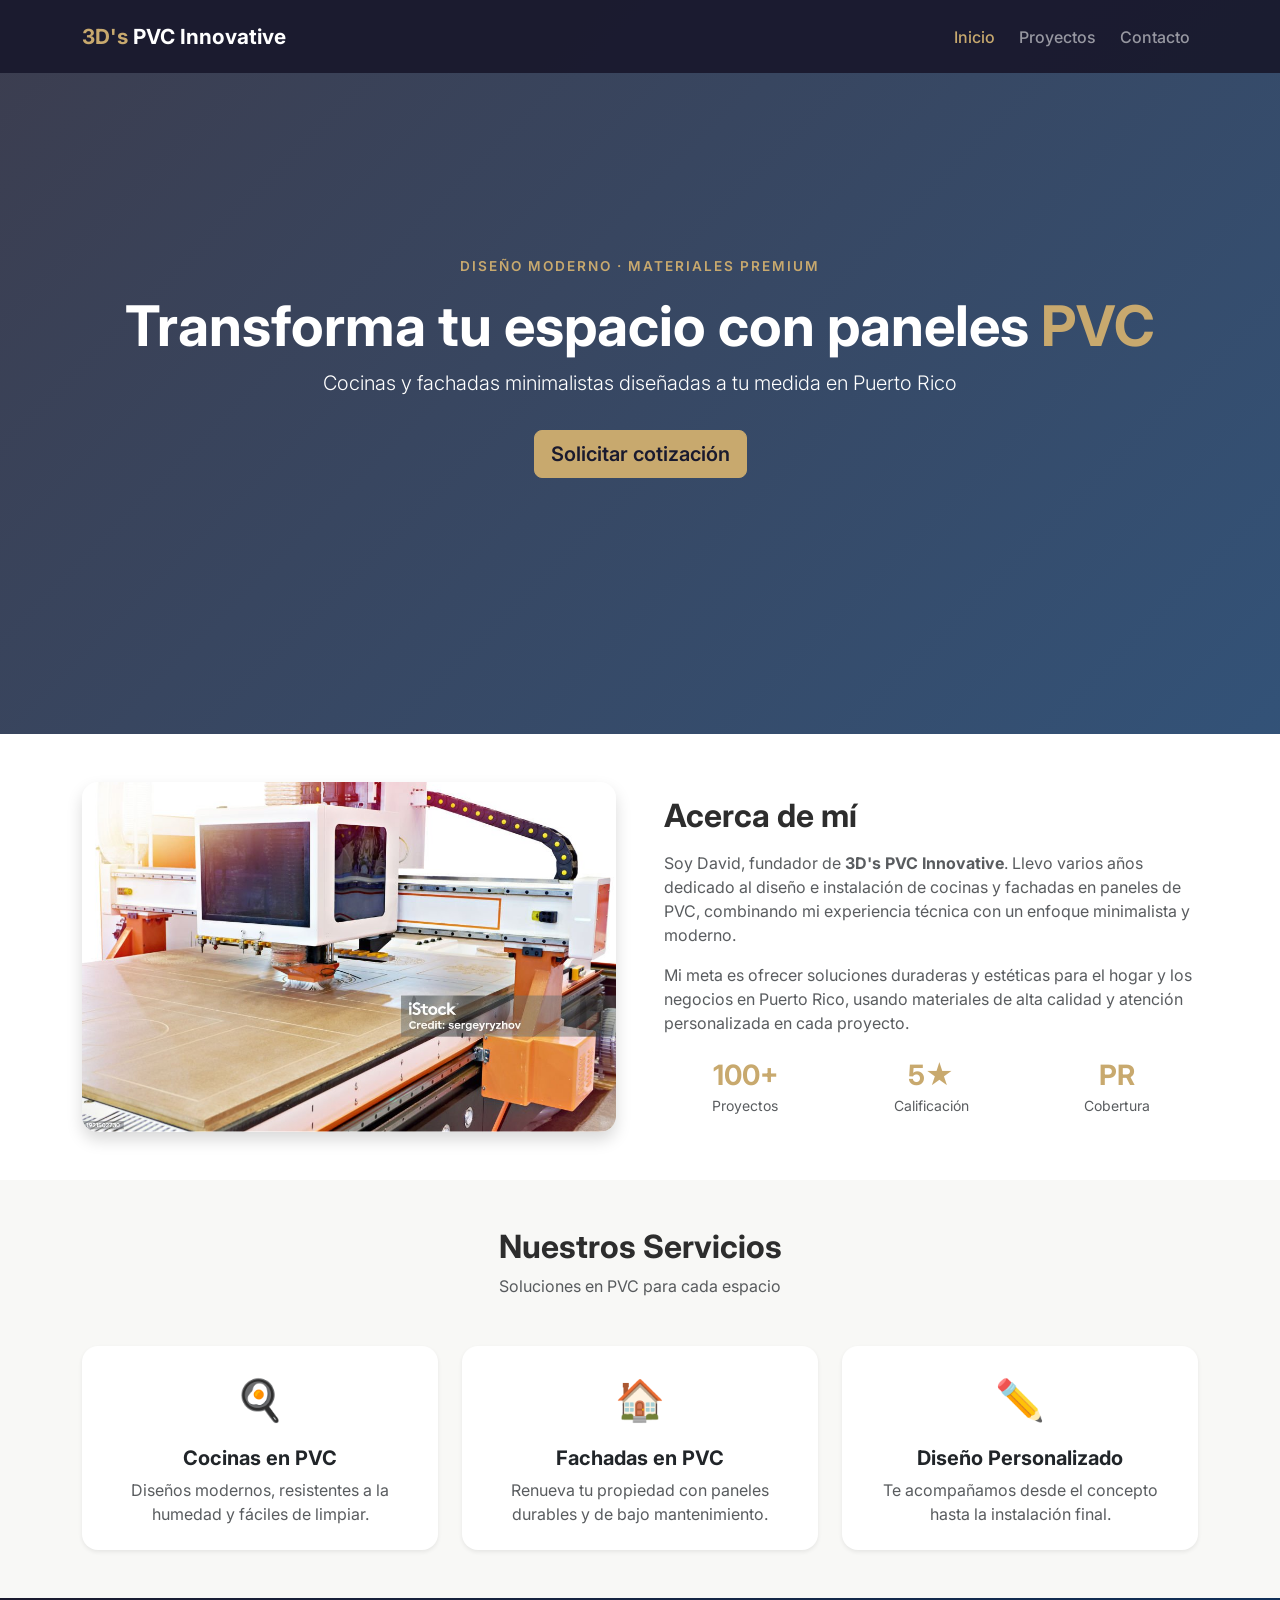
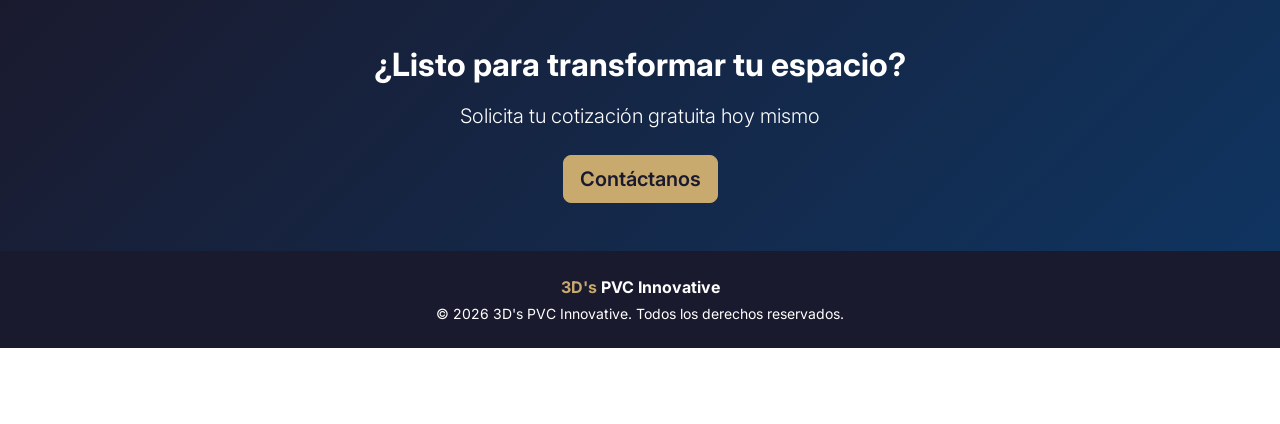
<file: index.html>
<!DOCTYPE html>
<html lang="es">

<head>
  <meta charset="UTF-8" />
  <meta name="viewport" content="width=device-width, initial-scale=1.0" />
  <title>3D's PVC Innovative | Inicio</title>

  <!-- Bootstrap 5 CSS desde CDN -->
  <link href="https://cdn.jsdelivr.net/npm/bootstrap@5.3.3/dist/css/bootstrap.min.css" rel="stylesheet" />

  <!-- Google Fonts -->
  <link href="https://fonts.googleapis.com/css2?family=Inter:wght@300;400;600;700&display=swap" rel="stylesheet" />

  <!-- CSS personalizado -->
  <link rel="stylesheet" href="styles.css" />
</head>

<body>

  <!-- ==========================================
       NAVEGACIÓN - Barra de navegación Bootstrap
       Requisito: al menos 3 enlaces a otras páginas
  ========================================== -->
  <nav class="navbar navbar-expand-lg navbar-dark fixed-top custom-navbar">
    <div class="container">
      <a class="navbar-brand" href="index.html">
        <span class="text-accent">3D's</span> PVC Innovative
      </a>
      <button class="navbar-toggler" type="button" data-bs-toggle="collapse" data-bs-target="#navMenu">
        <span class="navbar-toggler-icon"></span>
      </button>
      <div class="collapse navbar-collapse" id="navMenu">
        <ul class="navbar-nav ms-auto">
          <li class="nav-item">
            <a class="nav-link active" href="index.html">Inicio</a>
          </li>
          <li class="nav-item">
            <a class="nav-link" href="proyectos.html">Proyectos</a>
          </li>
          <li class="nav-item">
            <a class="nav-link" href="contacto.html">Contacto</a>
          </li>
        </ul>
      </div>
    </div>
  </nav>

  <!-- ==========================================
       HEADER / HERO - Encabezado con imagen de fondo
  ========================================== -->
  <header class="hero-header d-flex align-items-center">
    <div class="container text-center text-white">
      <p class="hero-tag">Diseño moderno · Materiales premium</p>
      <h1 class="display-4 fw-bold">Transforma tu espacio con paneles <span class="text-accent">PVC</span></h1>
      <p class="lead">Cocinas y fachadas minimalistas diseñadas a tu medida en Puerto Rico</p>
      <a href="contacto.html" class="btn btn-accent btn-lg mt-3">Solicitar cotización</a>
    </div>
  </header>

  <!-- ==========================================
       MAIN
  ========================================== -->
  <main>

    <!-- ACERCA DE MÍ -->
    <section class="py-5" id="acerca">
      <div class="container">
        <div class="row align-items-center g-5">

          <div class="col-lg-6">
            <img src="images/equipo.jpg" alt="David, fundador de 3D's PVC Innovative" class="img-fluid rounded-4 shadow" />
          </div>

          <div class="col-lg-6">
            <h2 class="fw-bold mb-3">Acerca de mí</h2>
            <p class="text-muted">
              Soy David, fundador de <strong>3D's PVC Innovative</strong>. Llevo varios años
              dedicado al diseño e instalación de cocinas y fachadas en paneles de PVC,
              combinando mi experiencia técnica con un enfoque minimalista y moderno.
            </p>
            <p class="text-muted">
              Mi meta es ofrecer soluciones duraderas y estéticas para el hogar y los
              negocios en Puerto Rico, usando materiales de alta calidad y atención
              personalizada en cada proyecto.
            </p>

            <div class="row text-center mt-4">
              <div class="col-4">
                <h3 class="fw-bold text-accent mb-0">100+</h3>
                <small class="text-muted">Proyectos</small>
              </div>
              <div class="col-4">
                <h3 class="fw-bold text-accent mb-0">5★</h3>
                <small class="text-muted">Calificación</small>
              </div>
              <div class="col-4">
                <h3 class="fw-bold text-accent mb-0">PR</h3>
                <small class="text-muted">Cobertura</small>
              </div>
            </div>
          </div>

        </div>
      </div>
    </section>

    <!-- SERVICIOS RÁPIDOS -->
    <section class="py-5 bg-light-section" id="servicios">
      <div class="container">
        <div class="text-center mb-5">
          <h2 class="fw-bold">Nuestros Servicios</h2>
          <p class="text-muted">Soluciones en PVC para cada espacio</p>
        </div>

        <div class="row g-4">
          <div class="col-md-4">
            <div class="card h-100 service-card border-0 shadow-sm">
              <div class="card-body text-center p-4">
                <div class="service-icon mb-3">🍳</div>
                <h5 class="card-title fw-bold">Cocinas en PVC</h5>
                <p class="card-text text-muted">Diseños modernos, resistentes a la humedad y fáciles de limpiar.</p>
              </div>
            </div>
          </div>
          <div class="col-md-4">
            <div class="card h-100 service-card border-0 shadow-sm">
              <div class="card-body text-center p-4">
                <div class="service-icon mb-3">🏠</div>
                <h5 class="card-title fw-bold">Fachadas en PVC</h5>
                <p class="card-text text-muted">Renueva tu propiedad con paneles durables y de bajo mantenimiento.</p>
              </div>
            </div>
          </div>
          <div class="col-md-4">
            <div class="card h-100 service-card border-0 shadow-sm">
              <div class="card-body text-center p-4">
                <div class="service-icon mb-3">✏️</div>
                <h5 class="card-title fw-bold">Diseño Personalizado</h5>
                <p class="card-text text-muted">Te acompañamos desde el concepto hasta la instalación final.</p>
              </div>
            </div>
          </div>
        </div>
      </div>
    </section>

    <!-- LLAMADO A LA ACCIÓN -->
    <section class="py-5 cta-section text-center text-white">
      <div class="container">
        <h2 class="fw-bold mb-3">¿Listo para transformar tu espacio?</h2>
        <p class="lead mb-4">Solicita tu cotización gratuita hoy mismo</p>
        <a href="contacto.html" class="btn btn-accent btn-lg">Contáctanos</a>
      </div>
    </section>

  </main>

  <!-- ==========================================
       FOOTER
  ========================================== -->
  <footer class="py-4 custom-footer text-center text-white">
    <div class="container">
      <p class="mb-1 fw-bold"><span class="text-accent">3D's</span> PVC Innovative</p>
      <p class="mb-0 small">© 2026 3D's PVC Innovative. Todos los derechos reservados.</p>
    </div>
  </footer>

  <!-- Bootstrap JS Bundle (incluye Popper) -->
  <script src="https://cdn.jsdelivr.net/npm/bootstrap@5.3.3/dist/js/bootstrap.bundle.min.js"></script>

</body>
</html>
</file>
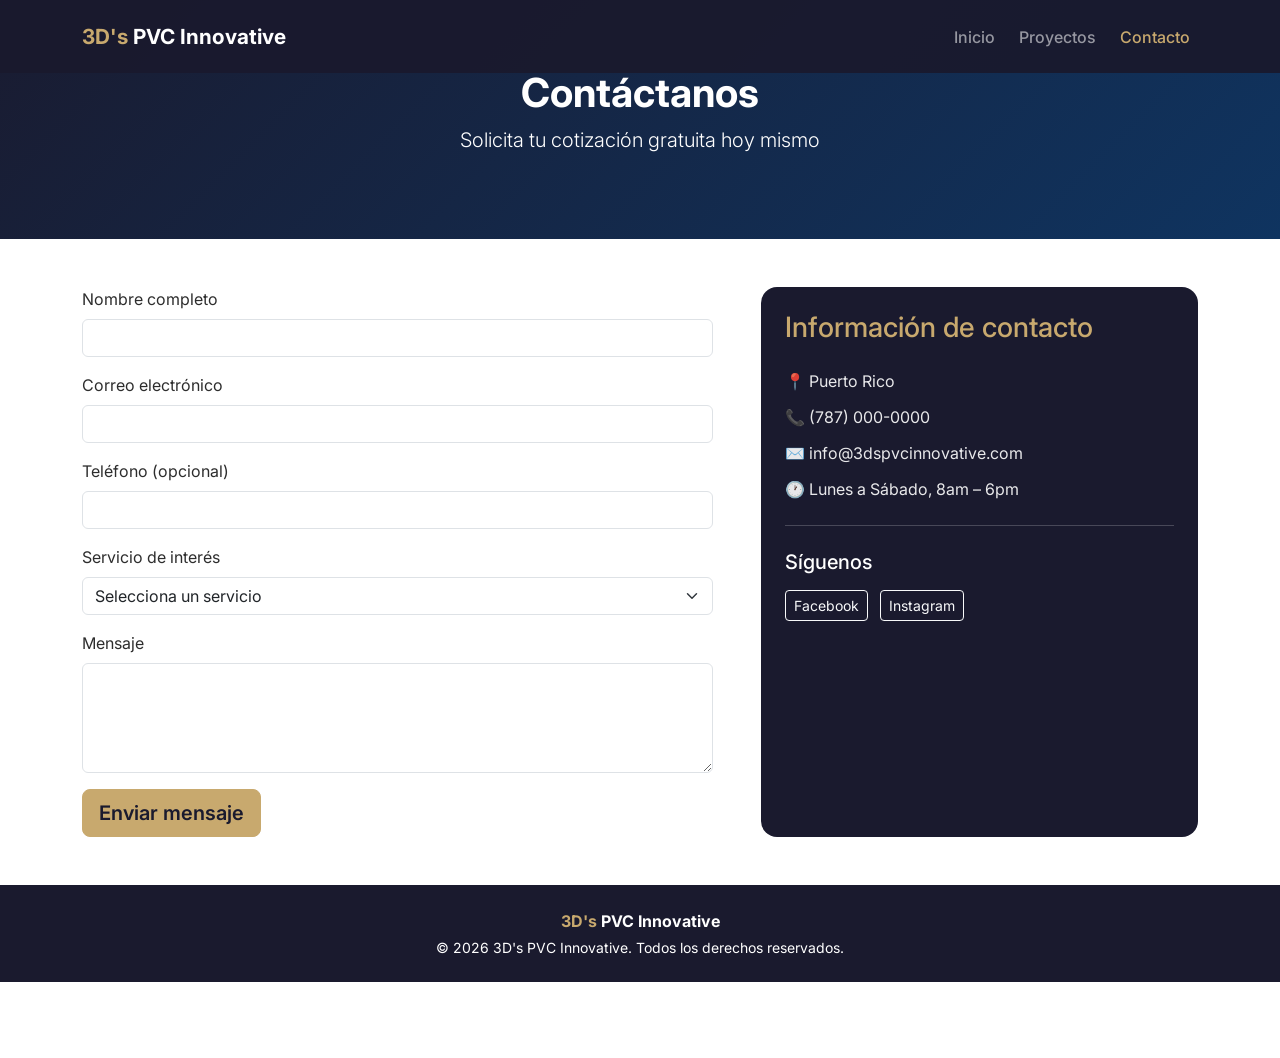
<file: contacto.html>
<!DOCTYPE html>
<html lang="es">

<head>
  <meta charset="UTF-8" />
  <meta name="viewport" content="width=device-width, initial-scale=1.0" />
  <title>3D's PVC Innovative | Contacto</title>

  <link href="https://cdn.jsdelivr.net/npm/bootstrap@5.3.3/dist/css/bootstrap.min.css" rel="stylesheet" />
  <link href="https://fonts.googleapis.com/css2?family=Inter:wght@300;400;600;700&display=swap" rel="stylesheet" />
  <link rel="stylesheet" href="styles.css" />
</head>

<body>

  <!-- NAVEGACIÓN -->
  <nav class="navbar navbar-expand-lg navbar-dark fixed-top custom-navbar">
    <div class="container">
      <a class="navbar-brand" href="index.html">
        <span class="text-accent">3D's</span> PVC Innovative
      </a>
      <button class="navbar-toggler" type="button" data-bs-toggle="collapse" data-bs-target="#navMenu">
        <span class="navbar-toggler-icon"></span>
      </button>
      <div class="collapse navbar-collapse" id="navMenu">
        <ul class="navbar-nav ms-auto">
          <li class="nav-item"><a class="nav-link" href="index.html">Inicio</a></li>
          <li class="nav-item"><a class="nav-link" href="proyectos.html">Proyectos</a></li>
          <li class="nav-item"><a class="nav-link active" href="contacto.html">Contacto</a></li>
        </ul>
      </div>
    </div>
  </nav>

  <!-- ENCABEZADO -->
  <header class="page-header d-flex align-items-center">
    <div class="container text-center text-white">
      <h1 class="fw-bold">Contáctanos</h1>
      <p class="lead">Solicita tu cotización gratuita hoy mismo</p>
    </div>
  </header>

  <!-- ==========================================
       MAIN - Formulario de contacto con validación Bootstrap
  ========================================== -->
  <main class="py-5">
    <div class="container">
      <div class="row g-5">

        <!-- Formulario -->
        <div class="col-lg-7">
          <form class="needs-validation" novalidate id="contactForm">

            <div class="mb-3">
              <label for="nombre" class="form-label">Nombre completo</label>
              <input type="text" class="form-control" id="nombre" required minlength="3" />
              <div class="invalid-feedback">Por favor escribe tu nombre completo (mínimo 3 caracteres).</div>
            </div>

            <div class="mb-3">
              <label for="email" class="form-label">Correo electrónico</label>
              <input type="email" class="form-control" id="email" required />
              <div class="invalid-feedback">Por favor escribe un correo electrónico válido.</div>
            </div>

            <div class="mb-3">
              <label for="telefono" class="form-label">Teléfono (opcional)</label>
              <input type="tel" class="form-control" id="telefono" pattern="[0-9\-\+\s\(\)]{7,15}" />
              <div class="invalid-feedback">Por favor escribe un número de teléfono válido.</div>
            </div>

            <div class="mb-3">
              <label for="servicio" class="form-label">Servicio de interés</label>
              <select class="form-select" id="servicio" required>
                <option value="" selected disabled>Selecciona un servicio</option>
                <option value="cocina">Cocina en PVC</option>
                <option value="fachada">Fachada en PVC</option>
                <option value="personalizado">Diseño personalizado</option>
              </select>
              <div class="invalid-feedback">Por favor selecciona un servicio.</div>
            </div>

            <div class="mb-3">
              <label for="mensaje" class="form-label">Mensaje</label>
              <textarea class="form-control" id="mensaje" rows="4" required minlength="10"></textarea>
              <div class="invalid-feedback">Por favor escribe un mensaje (mínimo 10 caracteres).</div>
            </div>

            <button class="btn btn-accent btn-lg" type="submit">Enviar mensaje</button>

            <div id="formSuccess" class="alert alert-success mt-3 d-none">
              ¡Gracias! Tu mensaje ha sido enviado (formulario de demostración, no se envía realmente).
            </div>

          </form>
        </div>

        <!-- Información de contacto -->
        <div class="col-lg-5">
          <div class="contacto-info-box p-4 rounded-4 text-white h-100">
            <h3 class="text-accent mb-4">Información de contacto</h3>
            <p>📍 Puerto Rico</p>
            <p>📞 (787) 000-0000</p>
            <p>✉️ info@3dspvcinnovative.com</p>
            <p>🕐 Lunes a Sábado, 8am – 6pm</p>

            <hr class="my-4" style="opacity: 0.2;" />

            <h5 class="mb-3">Síguenos</h5>
            <a href="#" class="btn btn-outline-light btn-sm me-2">Facebook</a>
            <a href="#" class="btn btn-outline-light btn-sm">Instagram</a>
          </div>
        </div>

      </div>
    </div>
  </main>

  <!-- FOOTER -->
  <footer class="py-4 custom-footer text-center text-white">
    <div class="container">
      <p class="mb-1 fw-bold"><span class="text-accent">3D's</span> PVC Innovative</p>
      <p class="mb-0 small">© 2026 3D's PVC Innovative. Todos los derechos reservados.</p>
    </div>
  </footer>

  <script src="https://cdn.jsdelivr.net/npm/bootstrap@5.3.3/dist/js/bootstrap.bundle.min.js"></script>

  <!-- Validación de formulario con Bootstrap -->
  <script>
    const form = document.getElementById('contactForm');
    const successMsg = document.getElementById('formSuccess');

    form.addEventListener('submit', function (event) {
      event.preventDefault();
      event.stopPropagation();

      if (form.checkValidity() === false) {
        form.classList.add('was-validated');
        successMsg.classList.add('d-none');
      } else {
        form.classList.add('was-validated');
        successMsg.classList.remove('d-none');
        form.reset();
        form.classList.remove('was-validated');
      }
    }, false);
  </script>

</body>
</html>
</file>
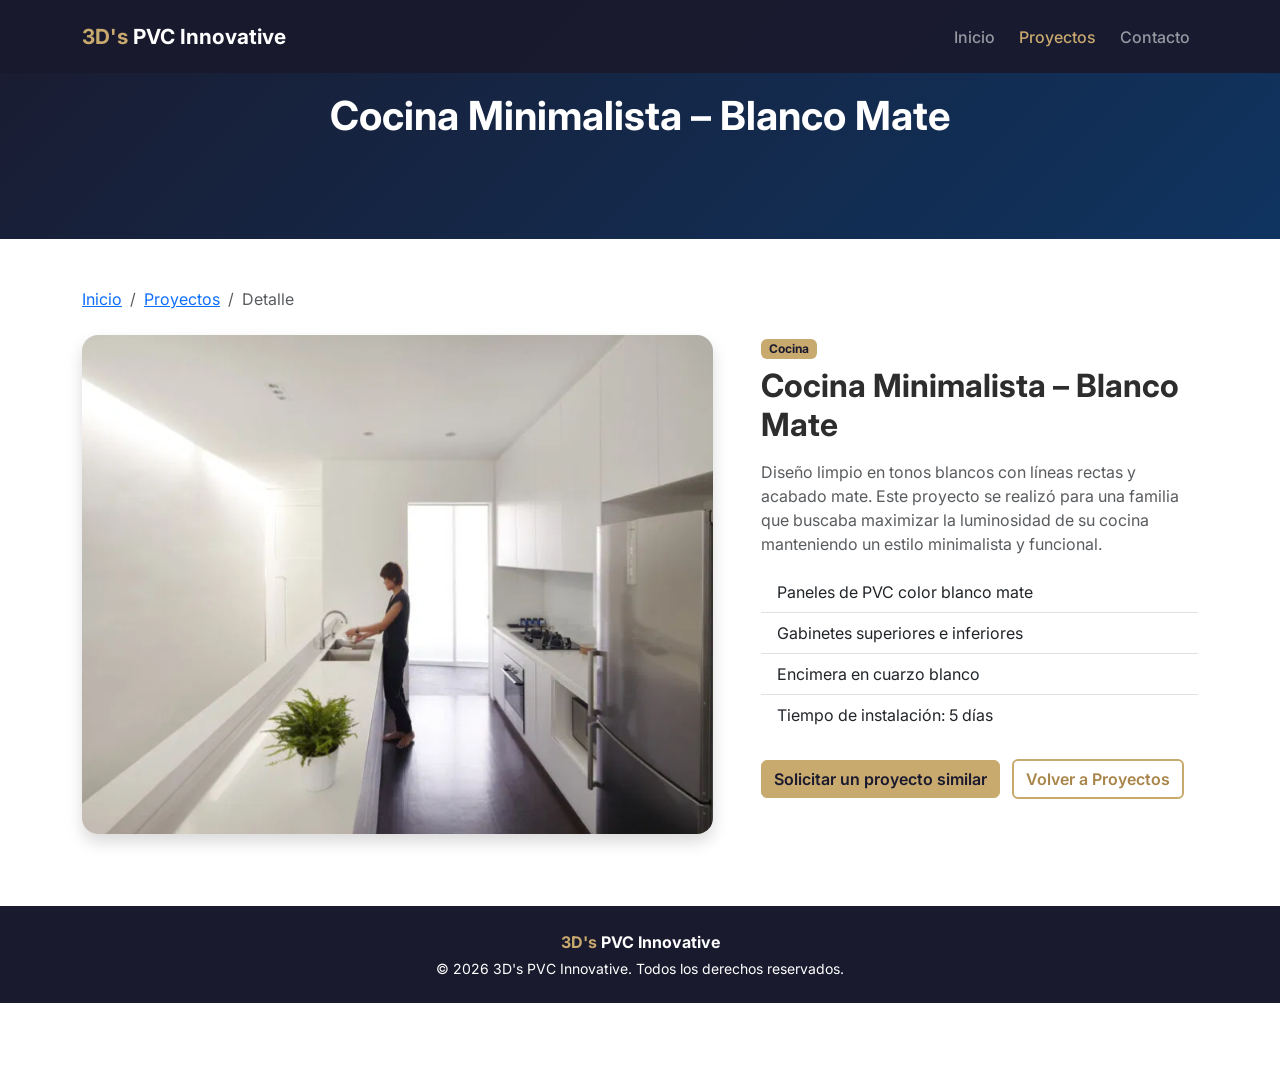
<file: proyecto-detalle.html>
<!DOCTYPE html>
<html lang="es">

<head>
  <meta charset="UTF-8" />
  <meta name="viewport" content="width=device-width, initial-scale=1.0" />
  <title>3D's PVC Innovative | Detalle del Proyecto</title>

  <link href="https://cdn.jsdelivr.net/npm/bootstrap@5.3.3/dist/css/bootstrap.min.css" rel="stylesheet" />
  <link href="https://fonts.googleapis.com/css2?family=Inter:wght@300;400;600;700&display=swap" rel="stylesheet" />
  <link rel="stylesheet" href="styles.css" />
</head>

<body>

  <!-- NAVEGACIÓN -->
  <nav class="navbar navbar-expand-lg navbar-dark fixed-top custom-navbar">
    <div class="container">
      <a class="navbar-brand" href="index.html">
        <span class="text-accent">3D's</span> PVC Innovative
      </a>
      <button class="navbar-toggler" type="button" data-bs-toggle="collapse" data-bs-target="#navMenu">
        <span class="navbar-toggler-icon"></span>
      </button>
      <div class="collapse navbar-collapse" id="navMenu">
        <ul class="navbar-nav ms-auto">
          <li class="nav-item"><a class="nav-link" href="index.html">Inicio</a></li>
          <li class="nav-item"><a class="nav-link active" href="proyectos.html">Proyectos</a></li>
          <li class="nav-item"><a class="nav-link" href="contacto.html">Contacto</a></li>
        </ul>
      </div>
    </div>
  </nav>

  <!-- ENCABEZADO -->
  <header class="page-header d-flex align-items-center">
    <div class="container text-center text-white">
      <h1 class="fw-bold" id="detalle-titulo">Detalle del Proyecto</h1>
    </div>
  </header>

  <!-- ==========================================
       MAIN - Contenido de detalle (se llena con JS
       según el id que venga en la URL)
  ========================================== -->
  <main class="py-5">
    <div class="container">

      <nav aria-label="breadcrumb" class="mb-4">
        <ol class="breadcrumb">
          <li class="breadcrumb-item"><a href="index.html">Inicio</a></li>
          <li class="breadcrumb-item"><a href="proyectos.html">Proyectos</a></li>
          <li class="breadcrumb-item active" aria-current="page">Detalle</li>
        </ol>
      </nav>

      <div class="row g-5">
        <div class="col-lg-7">
          <img id="detalle-imagen" src="images/proyecto1.jpg" alt="Imagen del proyecto" class="img-fluid rounded-4 shadow mb-4" />
        </div>

        <div class="col-lg-5">
          <span class="badge bg-accent mb-2" id="detalle-categoria">Categoría</span>
          <h2 class="fw-bold mb-3" id="detalle-nombre">Nombre del proyecto</h2>
          <p class="text-muted" id="detalle-descripcion">Descripción del proyecto.</p>

          <ul class="list-group list-group-flush mb-4" id="detalle-especificaciones">
            <!-- Se llena dinámicamente con JS -->
          </ul>

          <a href="contacto.html" class="btn btn-accent">Solicitar un proyecto similar</a>
          <a href="proyectos.html" class="btn btn-outline-accent ms-2">Volver a Proyectos</a>
        </div>
      </div>

    </div>
  </main>

  <!-- FOOTER -->
  <footer class="py-4 custom-footer text-center text-white">
    <div class="container">
      <p class="mb-1 fw-bold"><span class="text-accent">3D's</span> PVC Innovative</p>
      <p class="mb-0 small">© 2026 3D's PVC Innovative. Todos los derechos reservados.</p>
    </div>
  </footer>

  <script src="https://cdn.jsdelivr.net/npm/bootstrap@5.3.3/dist/js/bootstrap.bundle.min.js"></script>

  <!-- Script para cargar el contenido según el ID del proyecto en la URL -->
  <script>
    const proyectos = {
      1: {
        nombre: "Cocina Minimalista – Blanco Mate",
        categoria: "Cocina",
        imagen: "images/proyecto1.jpg",
        descripcion: "Diseño limpio en tonos blancos con líneas rectas y acabado mate. Este proyecto se realizó para una familia que buscaba maximizar la luminosidad de su cocina manteniendo un estilo minimalista y funcional.",
        especificaciones: ["Paneles de PVC color blanco mate", "Gabinetes superiores e inferiores", "Encimera en cuarzo blanco", "Tiempo de instalación: 5 días"]
      },
      2: {
        nombre: "Cocina Moderna – Gris Antracita",
        categoria: "Cocina",
        imagen: "images/proyecto2.jpg",
        descripcion: "Una propuesta elegante con paneles en gris oscuro e iluminación LED integrada bajo los gabinetes, creando un ambiente cálido y sofisticado durante la noche.",
        especificaciones: ["Paneles de PVC gris antracita", "Iluminación LED bajo gabinetes", "Herrajes en negro mate", "Tiempo de instalación: 6 días"]
      },
      3: {
        nombre: "Cocina con Isla – Madera y Negro",
        categoria: "Cocina",
        imagen: "images/proyecto3.jpg",
        descripcion: "Combinación de paneles en tono madera y negro mate, con isla central funcional para socializar mientras se cocina. Ideal para familias que disfrutan reunirse en la cocina.",
        especificaciones: ["Paneles en acabado madera y negro", "Isla central con asientos", "Encimera resistente al calor", "Tiempo de instalación: 8 días"]
      },
      4: {
        nombre: "Fachada Residencial – Gris Cemento",
        categoria: "Fachada",
        imagen: "images/proyecto4.jpg",
        descripcion: "Renovación completa de fachada con paneles tipo cemento, resistentes al clima tropical y de bajo mantenimiento. El cliente buscaba modernizar la apariencia de su propiedad sin obras estructurales mayores.",
        especificaciones: ["Paneles de PVC tipo cemento", "Resistente a lluvia y sol intenso", "Sin necesidad de pintura periódica", "Tiempo de instalación: 10 días"]
      },
      5: {
        nombre: "Fachada Comercial – Negro Elegante",
        categoria: "Fachada",
        imagen: "images/proyecto5.jpg",
        descripcion: "Proyecto comercial con paneles negros que le dan una imagen moderna y sofisticada al local, ayudando a destacar la marca del negocio desde el exterior.",
        especificaciones: ["Paneles de PVC color negro", "Diseño a medida del cliente", "Instalación en horario nocturno", "Tiempo de instalación: 7 días"]
      },
      6: {
        nombre: "Fachada Mixta – PVC y Aluminio",
        categoria: "Fachada",
        imagen: "images/proyecto6.jpg",
        descripcion: "Combinación de materiales que aporta contraste visual y mayor durabilidad estructural a la propiedad, ideal para fachadas con grandes ventanales.",
        especificaciones: ["Paneles de PVC y marcos de aluminio", "Ventanales de piso a techo", "Estructura reforzada", "Tiempo de instalación: 12 días"]
      }
    };

    const params = new URLSearchParams(window.location.search);
    const id = params.get("id") || "1";
    const proyecto = proyectos[id] || proyectos["1"];

    document.getElementById("detalle-titulo").textContent = proyecto.nombre;
    document.getElementById("detalle-nombre").textContent = proyecto.nombre;
    document.getElementById("detalle-categoria").textContent = proyecto.categoria;
    document.getElementById("detalle-imagen").src = proyecto.imagen;
    document.getElementById("detalle-imagen").alt = proyecto.nombre;
    document.getElementById("detalle-descripcion").textContent = proyecto.descripcion;

    const lista = document.getElementById("detalle-especificaciones");
    proyecto.especificaciones.forEach((item) => {
      const li = document.createElement("li");
      li.className = "list-group-item";
      li.textContent = item;
      lista.appendChild(li);
    });
  </script>

</body>
</html>
</file>
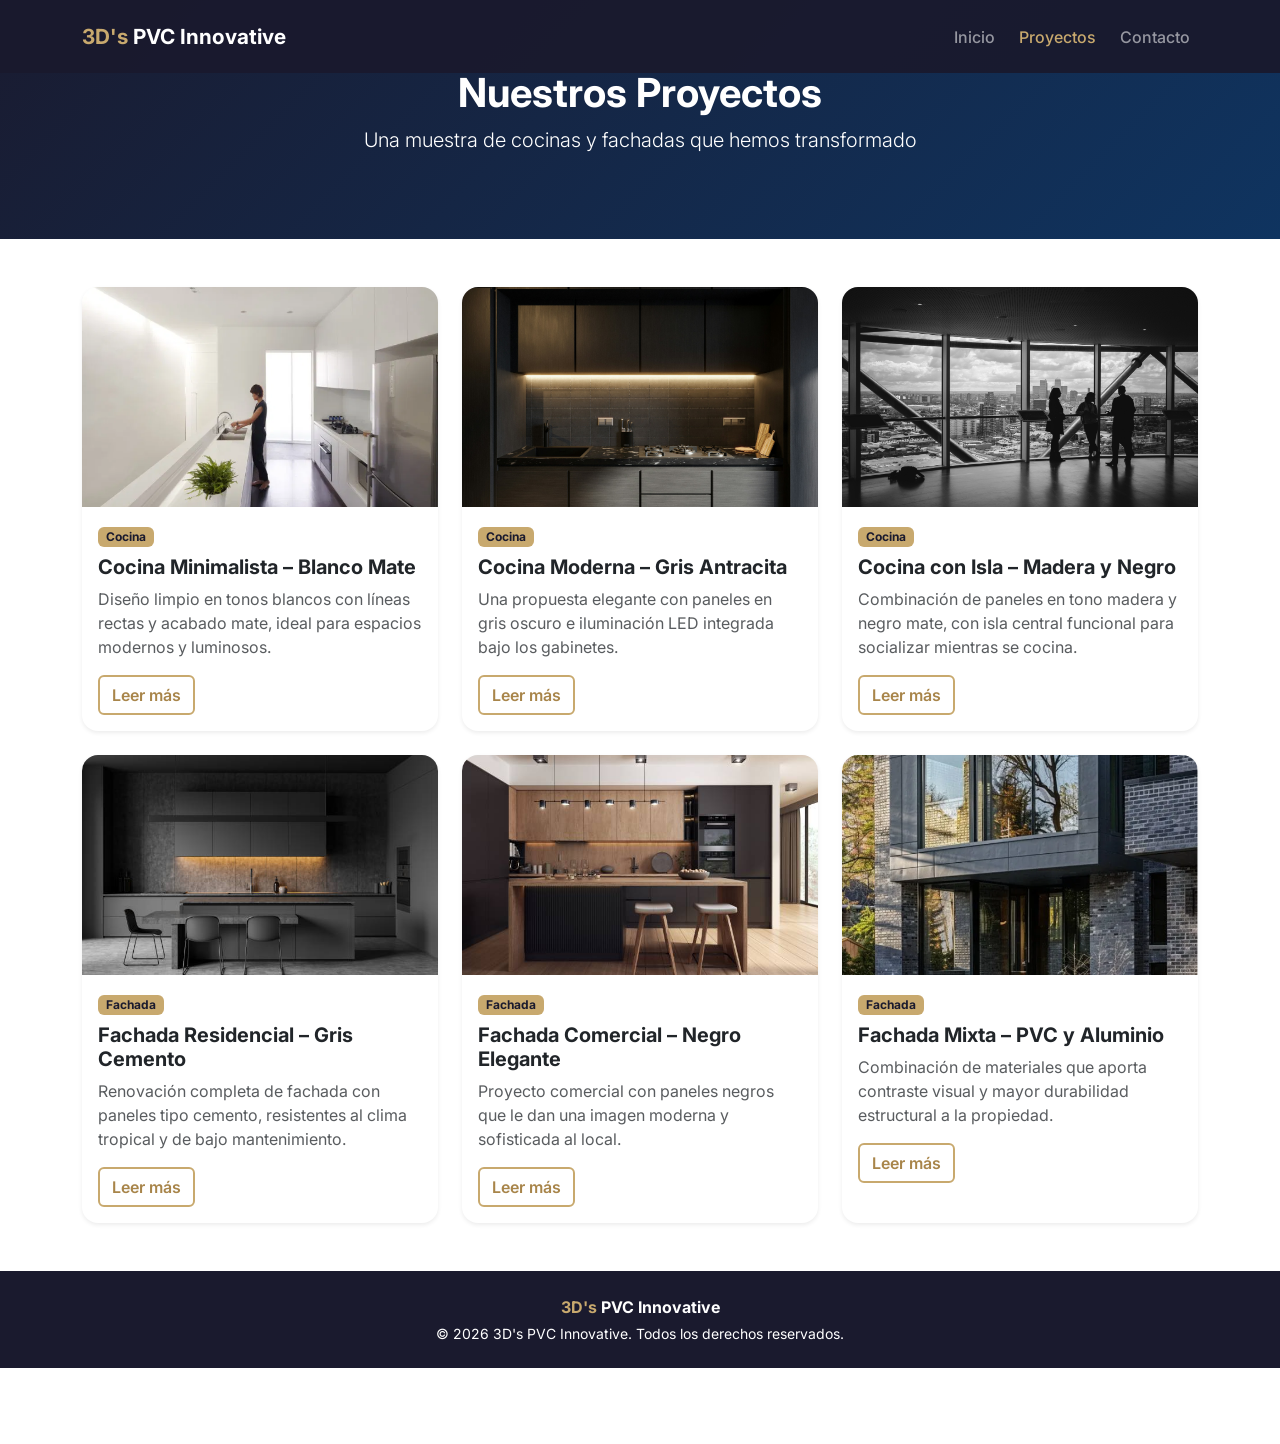
<file: proyectos.html>
<!DOCTYPE html>
<html lang="es">

<head>
  <meta charset="UTF-8" />
  <meta name="viewport" content="width=device-width, initial-scale=1.0" />
  <title>3D's PVC Innovative | Proyectos</title>

  <link href="https://cdn.jsdelivr.net/npm/bootstrap@5.3.3/dist/css/bootstrap.min.css" rel="stylesheet" />
  <link href="https://fonts.googleapis.com/css2?family=Inter:wght@300;400;600;700&display=swap" rel="stylesheet" />
  <link rel="stylesheet" href="styles.css" />
</head>

<body>

  <!-- NAVEGACIÓN -->
  <nav class="navbar navbar-expand-lg navbar-dark fixed-top custom-navbar">
    <div class="container">
      <a class="navbar-brand" href="index.html">
        <span class="text-accent">3D's</span> PVC Innovative
      </a>
      <button class="navbar-toggler" type="button" data-bs-toggle="collapse" data-bs-target="#navMenu">
        <span class="navbar-toggler-icon"></span>
      </button>
      <div class="collapse navbar-collapse" id="navMenu">
        <ul class="navbar-nav ms-auto">
          <li class="nav-item"><a class="nav-link" href="index.html">Inicio</a></li>
          <li class="nav-item"><a class="nav-link active" href="proyectos.html">Proyectos</a></li>
          <li class="nav-item"><a class="nav-link" href="contacto.html">Contacto</a></li>
        </ul>
      </div>
    </div>
  </nav>

  <!-- ENCABEZADO DE PÁGINA -->
  <header class="page-header d-flex align-items-center">
    <div class="container text-center text-white">
      <h1 class="fw-bold">Nuestros Proyectos</h1>
      <p class="lead">Una muestra de cocinas y fachadas que hemos transformado</p>
    </div>
  </header>

  <!-- ==========================================
       MAIN - Tarjetas de proyectos (Bootstrap cards)
  ========================================== -->
  <main class="py-5">
    <div class="container">

      <div class="row g-4">

        <!-- Proyecto 1 -->
        <div class="col-md-6 col-lg-4">
          <div class="card h-100 proyecto-card border-0 shadow-sm">
            <img src="images/proyecto1.jpg" class="card-img-top" alt="Cocina minimalista blanco mate" />
            <div class="card-body">
              <span class="badge bg-accent mb-2">Cocina</span>
              <h5 class="card-title fw-bold">Cocina Minimalista – Blanco Mate</h5>
              <p class="card-text text-muted">
                Diseño limpio en tonos blancos con líneas rectas y acabado mate, ideal
                para espacios modernos y luminosos.
              </p>
              <a href="proyecto-detalle.html?id=1" class="btn btn-outline-accent">Leer más</a>
            </div>
          </div>
        </div>

        <!-- Proyecto 2 -->
        <div class="col-md-6 col-lg-4">
          <div class="card h-100 proyecto-card border-0 shadow-sm">
            <img src="images/proyecto2.jpg" class="card-img-top" alt="Cocina gris antracita" />
            <div class="card-body">
              <span class="badge bg-accent mb-2">Cocina</span>
              <h5 class="card-title fw-bold">Cocina Moderna – Gris Antracita</h5>
              <p class="card-text text-muted">
                Una propuesta elegante con paneles en gris oscuro e iluminación LED
                integrada bajo los gabinetes.
              </p>
              <a href="proyecto-detalle.html?id=2" class="btn btn-outline-accent">Leer más</a>
            </div>
          </div>
        </div>

        <!-- Proyecto 3 -->
        <div class="col-md-6 col-lg-4">
          <div class="card h-100 proyecto-card border-0 shadow-sm">
            <img src="images/proyecto3.jpg" class="card-img-top" alt="Cocina con isla central" />
            <div class="card-body">
              <span class="badge bg-accent mb-2">Cocina</span>
              <h5 class="card-title fw-bold">Cocina con Isla – Madera y Negro</h5>
              <p class="card-text text-muted">
                Combinación de paneles en tono madera y negro mate, con isla central
                funcional para socializar mientras se cocina.
              </p>
              <a href="proyecto-detalle.html?id=3" class="btn btn-outline-accent">Leer más</a>
            </div>
          </div>
        </div>

        <!-- Proyecto 4 -->
        <div class="col-md-6 col-lg-4">
          <div class="card h-100 proyecto-card border-0 shadow-sm">
            <img src="images/proyecto4.jpg" class="card-img-top" alt="Fachada residencial gris" />
            <div class="card-body">
              <span class="badge bg-accent mb-2">Fachada</span>
              <h5 class="card-title fw-bold">Fachada Residencial – Gris Cemento</h5>
              <p class="card-text text-muted">
                Renovación completa de fachada con paneles tipo cemento, resistentes
                al clima tropical y de bajo mantenimiento.
              </p>
              <a href="proyecto-detalle.html?id=4" class="btn btn-outline-accent">Leer más</a>
            </div>
          </div>
        </div>

        <!-- Proyecto 5 -->
        <div class="col-md-6 col-lg-4">
          <div class="card h-100 proyecto-card border-0 shadow-sm">
            <img src="images/proyecto5.jpg" class="card-img-top" alt="Fachada comercial negra" />
            <div class="card-body">
              <span class="badge bg-accent mb-2">Fachada</span>
              <h5 class="card-title fw-bold">Fachada Comercial – Negro Elegante</h5>
              <p class="card-text text-muted">
                Proyecto comercial con paneles negros que le dan una imagen moderna
                y sofisticada al local.
              </p>
              <a href="proyecto-detalle.html?id=5" class="btn btn-outline-accent">Leer más</a>
            </div>
          </div>
        </div>

        <!-- Proyecto 6 -->
        <div class="col-md-6 col-lg-4">
          <div class="card h-100 proyecto-card border-0 shadow-sm">
            <img src="images/proyecto6.jpg" class="card-img-top" alt="Fachada mixta PVC y aluminio" />
            <div class="card-body">
              <span class="badge bg-accent mb-2">Fachada</span>
              <h5 class="card-title fw-bold">Fachada Mixta – PVC y Aluminio</h5>
              <p class="card-text text-muted">
                Combinación de materiales que aporta contraste visual y mayor
                durabilidad estructural a la propiedad.
              </p>
              <a href="proyecto-detalle.html?id=6" class="btn btn-outline-accent">Leer más</a>
            </div>
          </div>
        </div>

      </div>
    </div>
  </main>

  <!-- FOOTER -->
  <footer class="py-4 custom-footer text-center text-white">
    <div class="container">
      <p class="mb-1 fw-bold"><span class="text-accent">3D's</span> PVC Innovative</p>
      <p class="mb-0 small">© 2026 3D's PVC Innovative. Todos los derechos reservados.</p>
    </div>
  </footer>

  <script src="https://cdn.jsdelivr.net/npm/bootstrap@5.3.3/dist/js/bootstrap.bundle.min.js"></script>

</body>
</html>
</file>
<file: styles.css>
/* ============================================================
   3D's PVC Innovative - CSS Personalizado sobre Bootstrap
   WADE 1000L - Tarea de Assessment 5.1
   ============================================================
   Este archivo personaliza los estilos por defecto de Bootstrap
   para adaptarlos a la identidad visual del negocio: paleta
   oscura/dorada, tipografía Inter y un look minimalista.
   ============================================================ */

:root {
  --color-primary: #1a1a2e;
  --color-accent: #c8a96e;
  --color-accent-dark: #a8854a;
  --color-bg-light: #f8f8f6;
  --color-text-muted: #6b6b6b;
}

body {
  font-family: 'Inter', sans-serif;
  color: #2d2d2d;
}

/* ============================================================
   COLOR DE ACENTO PERSONALIZADO (reemplaza al primary de Bootstrap)
   ============================================================ */

.text-accent {
  color: var(--color-accent) !important;
}

.bg-accent {
  background-color: var(--color-accent) !important;
  color: var(--color-primary) !important;
}

.btn-accent {
  background-color: var(--color-accent);
  border-color: var(--color-accent);
  color: var(--color-primary);
  font-weight: 600;
}

.btn-accent:hover {
  background-color: var(--color-accent-dark);
  border-color: var(--color-accent-dark);
  color: var(--color-primary);
}

.btn-outline-accent {
  border: 2px solid var(--color-accent);
  color: var(--color-accent-dark);
  font-weight: 600;
}

.btn-outline-accent:hover {
  background-color: var(--color-accent);
  color: var(--color-primary);
}

/* ============================================================
   NAVEGACIÓN
   ============================================================ */

.custom-navbar {
  background-color: rgba(26, 26, 46, 0.95);
  padding: 1rem 0;
}

.custom-navbar .navbar-brand {
  font-weight: 700;
  font-size: 1.3rem;
  color: #fff;
}

.custom-navbar .nav-link {
  font-weight: 500;
  margin-left: 0.5rem;
}

.custom-navbar .nav-link.active {
  color: var(--color-accent) !important;
}

/* ============================================================
   HERO HEADER (página de inicio)
   ============================================================ */

.hero-header {
  min-height: 90vh;
  background:
    linear-gradient(135deg, rgba(26, 26, 46, 0.85), rgba(15, 52, 96, 0.85)),
    url('https://images.unsplash.com/photo-1556909114-44e3e70034e2?auto=format&fit=crop&w=1600&q=80');
  background-size: cover;
  background-position: center;
  margin-top: -76px;
  padding-top: 76px;
}

.hero-tag {
  text-transform: uppercase;
  letter-spacing: 2px;
  font-size: 0.85rem;
  color: var(--color-accent);
  font-weight: 600;
}

/* ============================================================
   ENCABEZADO DE PÁGINAS SECUNDARIAS (proyectos, contacto, detalle)
   ============================================================ */

.page-header {
  min-height: 35vh;
  background: linear-gradient(135deg, var(--color-primary), #0f3460);
  margin-top: -76px;
  padding-top: 76px;
}

/* ============================================================
   SECCIONES
   ============================================================ */

.bg-light-section {
  background-color: var(--color-bg-light);
}

.cta-section {
  background: linear-gradient(135deg, var(--color-primary), #0f3460);
}

/* ============================================================
   TARJETAS DE SERVICIO (página de inicio)
   ============================================================ */

.service-card {
  transition: transform 0.3s ease, box-shadow 0.3s ease;
  border-radius: 1rem;
}

.service-card:hover {
  transform: translateY(-6px);
  box-shadow: 0 1rem 2rem rgba(0, 0, 0, 0.12) !important;
}

.service-icon {
  font-size: 2.5rem;
}

/* ============================================================
   TARJETAS DE PROYECTOS (página de proyectos / blog)
   ============================================================ */

.proyecto-card {
  border-radius: 1rem;
  overflow: hidden;
  transition: transform 0.3s ease, box-shadow 0.3s ease;
}

.proyecto-card:hover {
  transform: translateY(-6px);
  box-shadow: 0 1rem 2rem rgba(0, 0, 0, 0.15) !important;
}

.proyecto-card .card-img-top {
  height: 220px;
  object-fit: cover;
}

/* ============================================================
   PÁGINA DE CONTACTO
   ============================================================ */

.contacto-info-box {
  background-color: var(--color-primary);
}

.contacto-info-box p {
  margin-bottom: 0.75rem;
  opacity: 0.9;
}

/* ============================================================
   FOOTER
   ============================================================ */

.custom-footer {
  background-color: var(--color-primary);
}

/* ============================================================
   RESPONSIVO - Ajustes adicionales sobre el grid de Bootstrap
   ============================================================ */

@media (max-width: 768px) {
  .hero-header,
  .page-header {
    min-height: 60vh;
  }

  .hero-header h1 {
    font-size: 2rem;
  }
}

@media (max-width: 480px) {
  .custom-navbar .navbar-brand {
    font-size: 1.1rem;
  }
}
</file>
